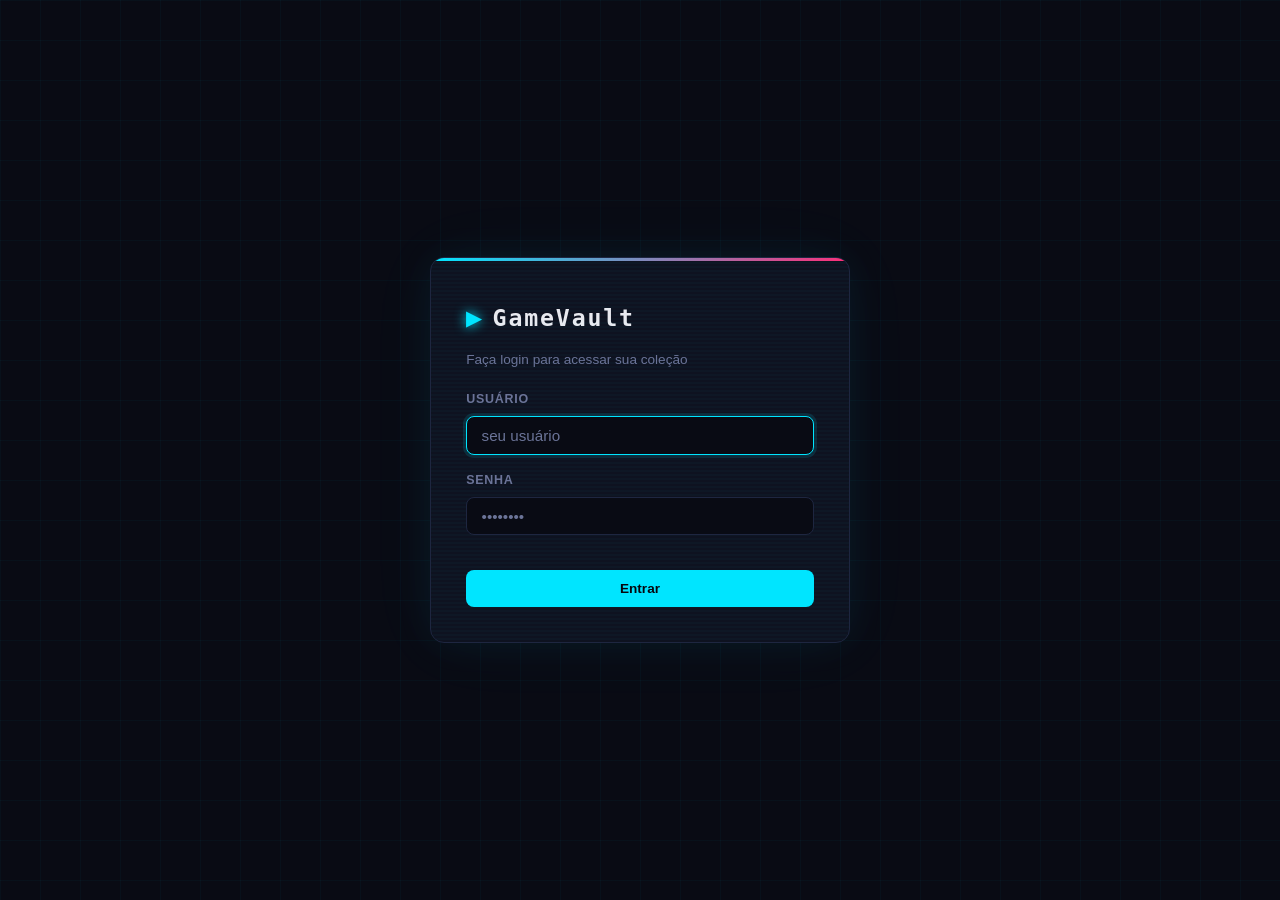
<file: index.html>
<!DOCTYPE html>
<html lang="pt-BR">
<head>
  <meta charset="UTF-8" />
  <meta name="viewport" content="width=device-width, initial-scale=1.0" />
  <title>GameVault — Cadastro de Jogos</title>
  <link rel="stylesheet" href="style.css" />
</head>
<body>


  <section id="tela-login">
    <div class="login-card">
      <div class="scanlines" aria-hidden="true"></div>
      <div class="login-card__inner">
        <div class="login-logo">
          <span class="logo-icon">▶</span>
          <h1 class="logo-title">GameVault</h1>
        </div>
        <p class="login-subtitle">Faça login para acessar sua coleção</p>

        <form id="form-login">
          <div class="form-group">
            <label for="input-usuario">Usuário</label>
            <input type="text" id="input-usuario" placeholder="seu usuário" autocomplete="username" />
          </div>

          <div class="form-group" style="margin-top: 1rem;">
            <label for="input-senha">Senha</label>
            <input type="password" id="input-senha" placeholder="••••••••" autocomplete="current-password" />
          </div>

          <p id="erro-login" class="mensagem-erro" aria-live="polite" style="margin-top:.6rem;"></p>

          <button type="submit" class="btn btn--primary btn--full" style="margin-top:.4rem;">Entrar</button>
        </form>
      </div>
    </div>
  </section>

  <section id="tela-lista" class="hidden">
    <header class="app-header">
      <div class="header-brand">
        <span class="logo-icon">▶</span>
        <span class="logo-title">GameVault</span>
      </div>
      <button id="btn-logout" class="btn btn--ghost">Sair</button>
    </header>

    <main class="app-main">
      <div class="add-panel">
        <h2 class="section-title">Adicionar jogo</h2>

        <form id="form-jogo">
          <div class="input-row">
          <input type="text" id="input-jogo" placeholder="Nome do jogo..." />
          <button id="btn-add-fim" type="button" class="btn btn--primary">+ No fim</button>
          <button id="btn-add-inicio" type="button" class="btn btn--secondary">+ No início</button>
        </div>
        <p id="erro-jogo" class="mensagem-erro" aria-live="polite"></p>
        </form>
      </div>

      <div class="list-panel">
        <h2 class="section-title">
          Minha coleção
          <span id="contador" class="badge">0</span>
        </h2>
        <ul id="lista-jogos"></ul>
      </div>
    </main>
  </section>

  <script src="script.js"></script>
</body>
</html>
</file>
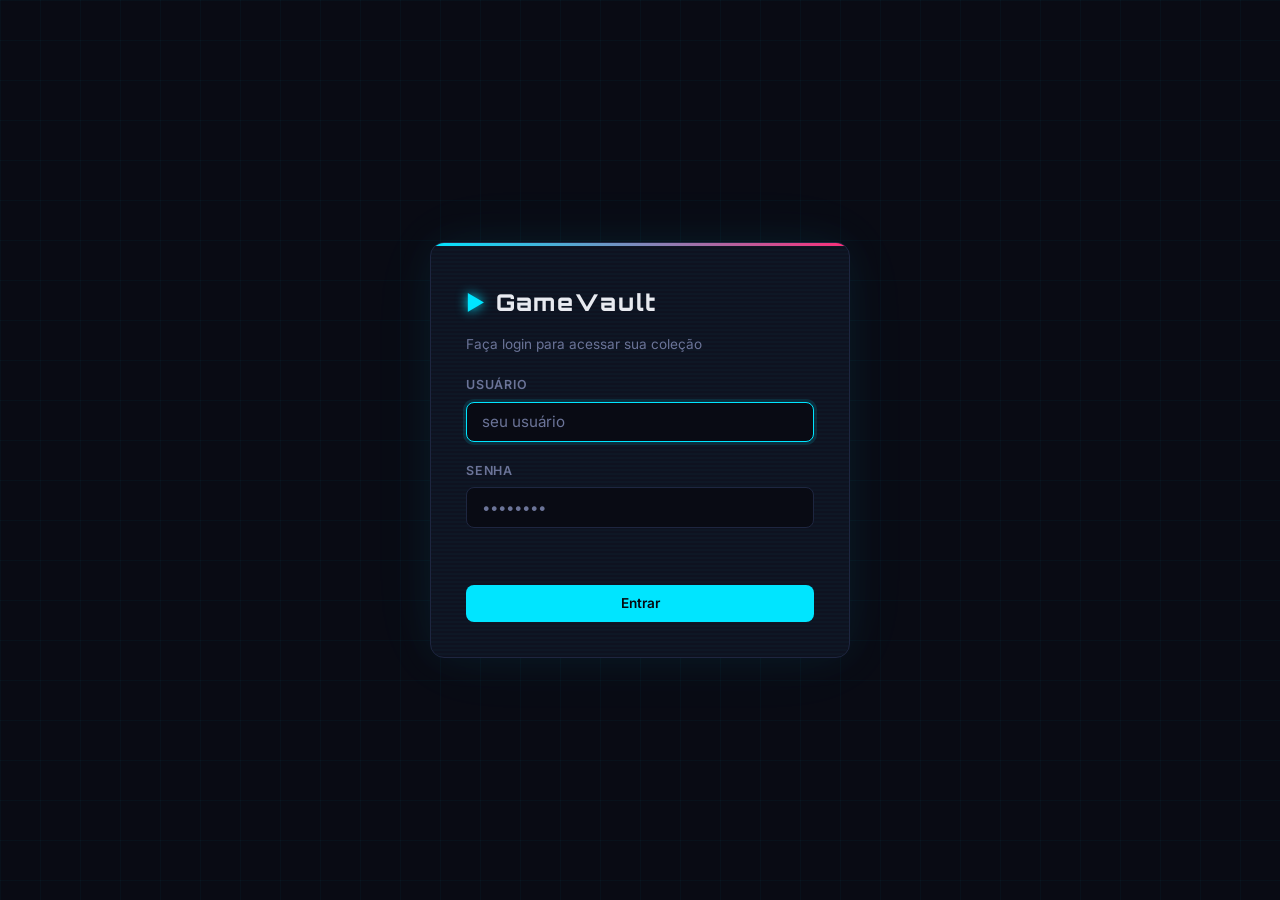
<file: Claude/index.html>
<!DOCTYPE html>
<html lang="pt-BR">
<head>
  <meta charset="UTF-8" />
  <meta name="viewport" content="width=device-width, initial-scale=1.0" />
  <title>GameVault — Cadastro de Jogos</title>
  <link rel="preconnect" href="https://fonts.googleapis.com" />
  <link rel="preconnect" href="https://fonts.gstatic.com" crossorigin />
  <link href="https://fonts.googleapis.com/css2?family=Orbitron:wght@400;600;800&family=Inter:wght@400;500;600&display=swap" rel="stylesheet" />
  <link rel="stylesheet" href="style.css" />
</head>
<body>

  <!-- ░░ TELA DE LOGIN ░░ -->
  <section id="tela-login">
    <div class="login-card">
      <div class="scanlines" aria-hidden="true"></div>
      <div class="login-card__inner">
        <div class="login-logo">
          <span class="logo-icon">▶</span>
          <h1 class="logo-title">GameVault</h1>
        </div>
        <p class="login-subtitle">Faça login para acessar sua coleção</p>

        <div class="form-group">
          <label for="input-usuario">Usuário</label>
          <input type="text" id="input-usuario" placeholder="seu usuário" autocomplete="username" />
        </div>

        <div class="form-group">
          <label for="input-senha">Senha</label>
          <input type="password" id="input-senha" placeholder="••••••••" autocomplete="current-password" />
        </div>

        <p id="erro-login" class="mensagem-erro" aria-live="polite"></p>

        <button id="btn-login" class="btn btn--primary btn--full">Entrar</button>
      </div>
    </div>
  </section>


  <section id="tela-lista" class="hidden">
    <header class="app-header">
      <div class="header-brand">
        <span class="logo-icon">▶</span>
        <span class="logo-title">GameVault</span>
      </div>
      <button id="btn-logout" class="btn btn--ghost">Sair</button>
    </header>

    <main class="app-main">
      <div class="add-panel">
        <h2 class="section-title">Adicionar jogo</h2>

        <div class="input-row">
          <input type="text" id="input-jogo" placeholder="Nome do jogo..." />
          <button id="btn-add-fim" class="btn btn--primary">+ No fim</button>
          <button id="btn-add-inicio" class="btn btn--secondary">+ No início</button>
        </div>
        <p id="erro-jogo" class="mensagem-erro" aria-live="polite"></p>
      </div>

      <div class="list-panel">
        <h2 class="section-title">
          Minha coleção
          <span id="contador" class="badge">0</span>
        </h2>
        <ul id="lista-jogos"></ul>
      </div>
    </main>
  </section>

  <script src="script.js"></script>
</body>
</html>
</file>
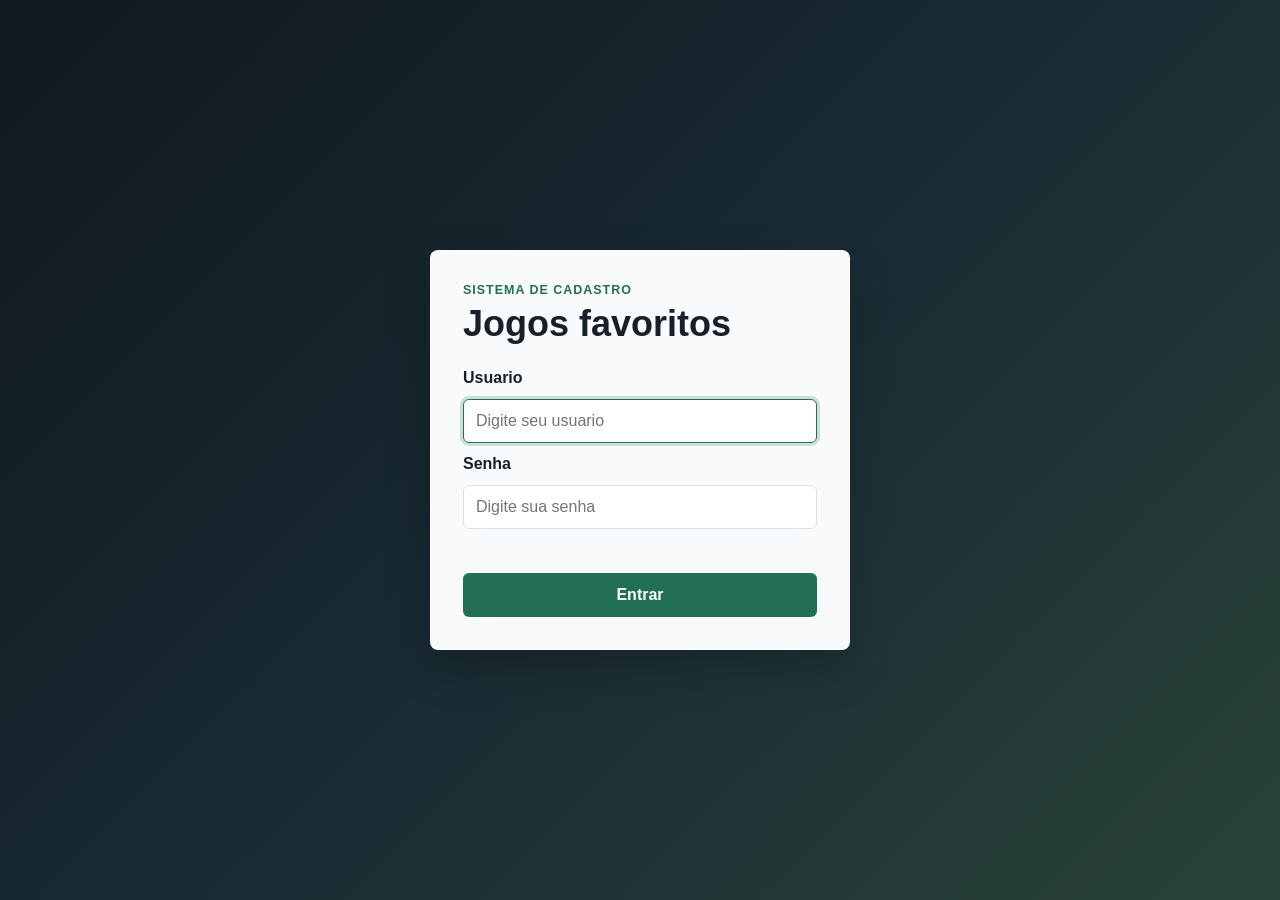
<file: Codex/index.html>
<!DOCTYPE html>
<html lang="pt-BR">
<head>
  <meta charset="UTF-8">
  <meta name="viewport" content="width=device-width, initial-scale=1.0">
  <title>Cadastro de Jogos Favoritos</title>
  <link rel="stylesheet" href="style.css">
</head>
<body>
  <main class="app">
    <section id="login-screen" class="panel login-panel">
      <div class="panel-header">
        <p class="eyebrow">Sistema de cadastro</p>
        <h1>Jogos favoritos</h1>
      </div>

      <form id="login-form" novalidate>
        <label for="username">Usuario</label>
        <input id="username" type="text" autocomplete="username" placeholder="Digite seu usuario">

        <label for="password">Senha</label>
        <input id="password" type="password" autocomplete="current-password" placeholder="Digite sua senha">

        <p id="login-message" class="message error" aria-live="polite"></p>

        <button type="submit">Entrar</button>
      </form>
    </section>

    <section id="games-screen" class="panel games-panel hidden">
      <div class="topbar">
        <div>
          <p class="eyebrow">Area logada</p>
          <h1>Cadastro de jogos favoritos</h1>
        </div>
        <button id="logout-button" class="secondary-button" type="button">Sair</button>
      </div>

      <form id="game-form" class="game-form" novalidate>
        <label for="game-input">Nome do jogo</label>
        <div class="input-actions">
          <input id="game-input" type="text" placeholder="Ex: Chrono Trigger">
          <button id="add-end-button" type="button">Adicionar no fim</button>
          <button id="add-start-button" class="secondary-button" type="button">Adicionar no inicio</button>
        </div>
        <p id="game-message" class="message error" aria-live="polite"></p>
      </form>

      <div class="list-header">
        <h2>Lista de jogos</h2>
        <span id="game-count">0 jogos</span>
      </div>

      <ul id="games-list" class="games-list"></ul>
    </section>
  </main>

  <script src="script.js"></script>
</body>
</html>
</file>
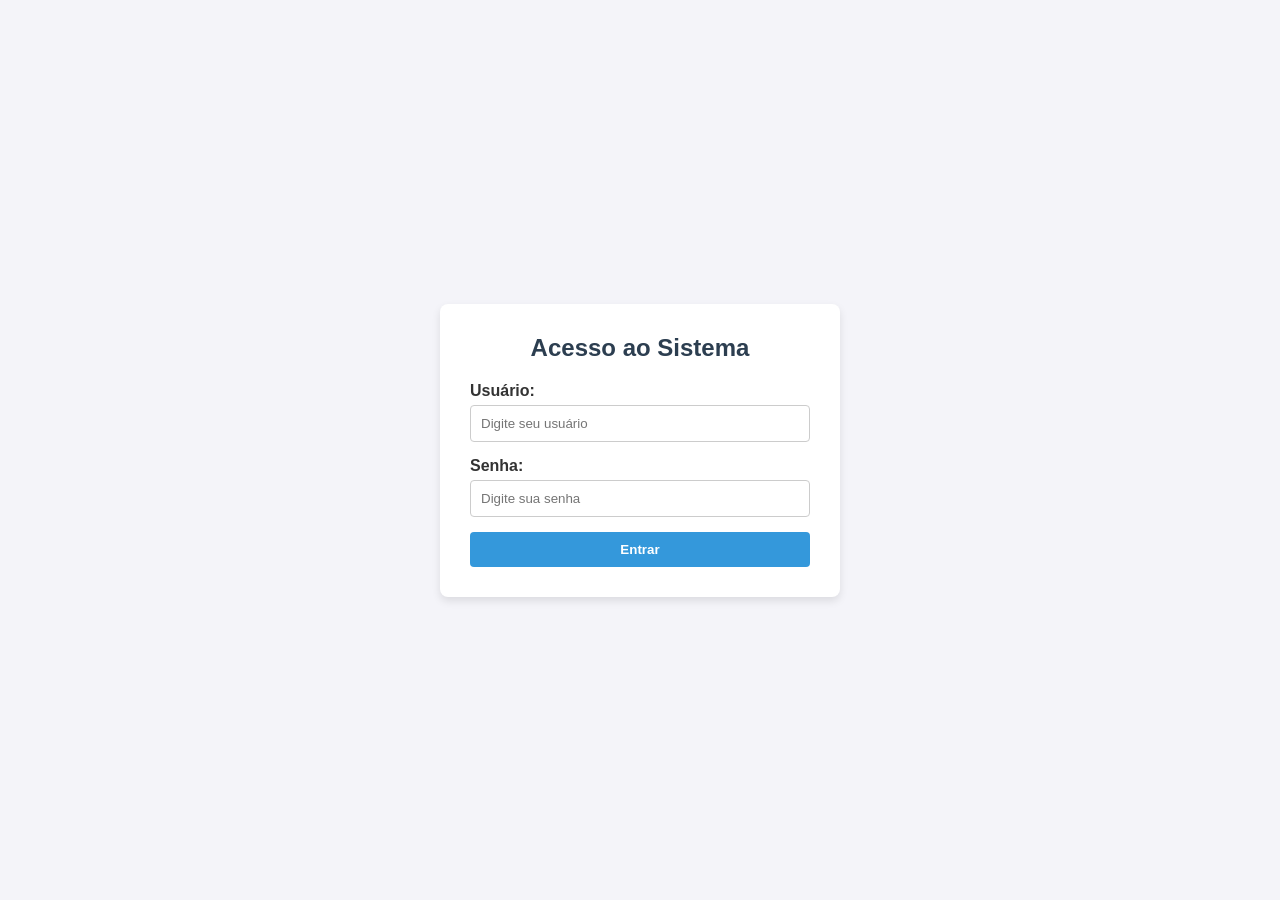
<file: Gemini/index.html>
<!DOCTYPE html>
<html lang="pt-BR">
<head>
    <meta charset="UTF-8">
    <meta name="viewport" content="width=device-width, initial-scale=1.0">
    <title>Meus Jogos Favoritos</title>
    <link rel="stylesheet" href="style.css">
</head>
<body>

    <main id="login-section" class="container">
        <h2>Acesso ao Sistema</h2>
        <div class="input-group">
            <label for="username">Usuário:</label>
            <input type="text" id="username" placeholder="Digite seu usuário">
        </div>
        <div class="input-group">
            <label for="password">Senha:</label>
            <input type="password" id="password" placeholder="Digite sua senha">
        </div>
        <div id="login-error" class="error-message hidden"></div>
        <button id="btn-login" class="primary-btn">Entrar</button>
    </main>

    <main id="app-section" class="container hidden">
        <h2>Meus Jogos Favoritos</h2>
        
        <div class="crud-controls">
            <input type="text" id="new-game" placeholder="Nome do novo jogo">
            <div class="action-buttons">
                <button id="btn-add-start" class="secondary-btn">Adicionar no Início</button>
                <button id="btn-add-end" class="primary-btn">Adicionar no Fim</button>
            </div>
        </div>
        <div id="app-error" class="error-message hidden"></div>

        <ul id="game-list">
            </ul>
    </main>

    <script src="script.js"></script>
</body>
</html>
</file>
<file: style.css>
:root {
  --bg:          #090b14;
  --surface:     #0e1220;
  --surface-2:   #141826;
  --border:      #1e2640;
  --cyan:        #00e5ff;
  --cyan-dim:    #00b8cc;
  --magenta:     #ff2d78;
  --text:        #e8eaf0;
  --text-muted:  #6b7498;
  --error:       #ff4d6d;
  --success:     #00e5ff;

  --font-display: monospace;
  --font-body:    sans-serif;

  --radius:   8px;
  --radius-lg: 14px;
  --shadow:   0 0 40px rgba(0, 229, 255, 0.06);
  --glow:     0 0 12px rgba(0, 229, 255, 0.45);
}


*, *::before, *::after { box-sizing: border-box; margin: 0; padding: 0; }

html { font-size: 16px; }

body {
  font-family: var(--font-body);
  background: var(--bg);
  color: var(--text);
  min-height: 100vh;
  line-height: 1.6;
}

/* subtle grid background */
body::before {
  content: '';
  position: fixed;
  inset: 0;
  background-image:
    linear-gradient(rgba(0,229,255,.03) 1px, transparent 1px),
    linear-gradient(90deg, rgba(0,229,255,.03) 1px, transparent 1px);
  background-size: 40px 40px;
  pointer-events: none;
  z-index: 0;
}

.hidden { display: none !important; }


h1, h2 { font-family: var(--font-display); letter-spacing: .04em; }


.btn {
  font-family: var(--font-body);
  font-weight: 600;
  font-size: .85rem;
  padding: .55rem 1.2rem;
  border-radius: var(--radius);
  border: none;
  cursor: pointer;
  transition: opacity .15s, box-shadow .2s, transform .1s;
  white-space: nowrap;
  line-height: 1.4;
}
.btn:active { transform: scale(.97); }

.btn--primary {
  background: var(--cyan);
  color: #06080f;
}
.btn--primary:hover { box-shadow: var(--glow); opacity: .92; }

.btn--secondary {
  background: transparent;
  color: var(--cyan);
  border: 1.5px solid var(--cyan);
}
.btn--secondary:hover { box-shadow: var(--glow); }

.btn--ghost {
  background: transparent;
  color: var(--text-muted);
  border: 1.5px solid var(--border);
}
.btn--ghost:hover { color: var(--text); border-color: var(--text-muted); }

.btn--danger {
  background: transparent;
  color: var(--magenta);
  border: 1.5px solid transparent;
  padding: .4rem .75rem;
  font-size: .8rem;
}
.btn--danger:hover { border-color: var(--magenta); box-shadow: 0 0 10px rgba(255,45,120,.3); }

.btn--edit {
  background: transparent;
  color: var(--text-muted);
  border: 1.5px solid transparent;
  padding: .4rem .75rem;
  font-size: .8rem;
}
.btn--edit:hover { color: var(--cyan); border-color: var(--border); }

.btn--full { width: 100%; }

.btn--save {
  background: var(--cyan);
  color: #06080f;
  padding: .35rem .9rem;
  font-size: .82rem;
}
.btn--cancel {
  background: transparent;
  color: var(--text-muted);
  border: 1.5px solid var(--border);
  padding: .35rem .9rem;
  font-size: .82rem;
}
.btn--cancel:hover { border-color: var(--text-muted); }


input[type="text"],
input[type="password"] {
  background: var(--bg);
  border: 1.5px solid var(--border);
  border-radius: var(--radius);
  color: var(--text);
  font-family: var(--font-body);
  font-size: .95rem;
  padding: .6rem .9rem;
  width: 100%;
  transition: border-color .2s, box-shadow .2s;
  outline: none;
}
input:focus {
  border-color: var(--cyan);
  box-shadow: 0 0 0 3px rgba(0,229,255,.12);
}
input::placeholder { color: var(--text-muted); }

.form-group { display: flex; flex-direction: column; gap: .4rem; }
.form-group label {
  font-size: .78rem;
  font-weight: 600;
  letter-spacing: .06em;
  text-transform: uppercase;
  color: var(--text-muted);
}


.mensagem-erro {
  font-size: .82rem;
  color: var(--error);
  min-height: 1.2rem;
  font-weight: 500;
}


#tela-login {
  position: relative;
  z-index: 1;
  display: flex;
  align-items: center;
  justify-content: center;
  min-height: 100vh;
  padding: 1.5rem;
}

.login-card {
  position: relative;
  background: var(--surface);
  border: 1.5px solid var(--border);
  border-radius: var(--radius-lg);
  width: 100%;
  max-width: 420px;
  overflow: hidden;
  box-shadow: var(--shadow), 0 0 80px rgba(0,229,255,.04);
}

/* CRT scanlines — the signature element */
.scanlines {
  position: absolute;
  inset: 0;
  background: repeating-linear-gradient(
    0deg,
    transparent,
    transparent 2px,
    rgba(0,229,255,.025) 2px,
    rgba(0,229,255,.025) 4px
  );
  pointer-events: none;
  z-index: 1;
  border-radius: var(--radius-lg);
}

/* top accent bar */
.login-card::before {
  content: '';
  display: block;
  height: 3px;
  background: linear-gradient(90deg, var(--cyan), var(--magenta));
}

.login-card__inner {
  position: relative;
  z-index: 2;
  padding: 2.4rem 2.2rem 2.2rem;
  display: flex;
  flex-direction: column;
  gap: 1.2rem;
}

.login-logo {
  display: flex;
  align-items: center;
  gap: .65rem;
}
.logo-icon {
  font-size: 1.3rem;
  color: var(--cyan);
  filter: drop-shadow(0 0 6px var(--cyan));
}
.logo-title {
  font-family: var(--font-display);
  font-size: 1.45rem;
  font-weight: 800;
  color: var(--text);
  letter-spacing: .08em;
}

.login-subtitle {
  font-size: .85rem;
  color: var(--text-muted);
  margin-top: -.4rem;
}


.app-header {
  position: sticky;
  top: 0;
  z-index: 10;
  display: flex;
  align-items: center;
  justify-content: space-between;
  padding: .85rem 2rem;
  background: rgba(9, 11, 20, .88);
  backdrop-filter: blur(10px);
  border-bottom: 1px solid var(--border);
}

.header-brand {
  display: flex;
  align-items: center;
  gap: .55rem;
}
.header-brand .logo-title { font-size: 1.1rem; }


.app-main {
  position: relative;
  z-index: 1;
  max-width: 760px;
  margin: 0 auto;
  padding: 2rem 1.5rem 4rem;
  display: flex;
  flex-direction: column;
  gap: 2.4rem;
}


.add-panel {
  background: var(--surface);
  border: 1.5px solid var(--border);
  border-radius: var(--radius-lg);
  padding: 1.6rem 1.8rem;
  display: flex;
  flex-direction: column;
  gap: .9rem;
}

.section-title {
  font-size: .9rem;
  font-weight: 600;
  letter-spacing: .1em;
  text-transform: uppercase;
  color: var(--text-muted);
  display: flex;
  align-items: center;
  gap: .7rem;
}

.badge {
  background: var(--surface-2);
  border: 1px solid var(--border);
  color: var(--cyan);
  font-family: var(--font-body);
  font-size: .72rem;
  font-weight: 700;
  letter-spacing: .04em;
  padding: .15rem .55rem;
  border-radius: 99px;
}

.input-row {
  display: flex;
  gap: .6rem;
  flex-wrap: wrap;
}
.input-row input { flex: 1 1 200px; }


.list-panel {
  display: flex;
  flex-direction: column;
  gap: 1rem;
}

#lista-jogos {
  list-style: none;
  display: flex;
  flex-direction: column;
  gap: .55rem;
}

/* list item */
.item-jogo {
  background: var(--surface);
  border: 1.5px solid var(--border);
  border-left: 3px solid var(--cyan);
  border-radius: var(--radius);
  padding: .8rem 1rem .8rem 1.2rem;
  display: flex;
  align-items: center;
  gap: .8rem;
  transition: border-color .2s, box-shadow .2s, background .2s;
  animation: slideIn .2s ease;
}

@keyframes slideIn {
  from { opacity: 0; transform: translateY(-6px); }
  to   { opacity: 1; transform: translateY(0); }
}

.item-jogo:hover {
  background: var(--surface-2);
  border-left-color: var(--magenta);
  box-shadow: -3px 0 14px rgba(255,45,120,.2);
}

.item-index {
  font-family: var(--font-display);
  font-size: .65rem;
  font-weight: 600;
  color: var(--text-muted);
  min-width: 1.6rem;
  letter-spacing: .04em;
}

.item-nome {
  flex: 1;
  font-size: .97rem;
  font-weight: 500;
  color: var(--text);
  overflow: hidden;
  text-overflow: ellipsis;
  white-space: nowrap;
}

.item-acoes {
  display: flex;
  gap: .2rem;
  flex-shrink: 0;
}


.item-jogo.editando { border-left-color: var(--cyan); background: var(--surface-2); }

.edit-row {
  display: flex;
  align-items: center;
  gap: .5rem;
  flex: 1;
}
.edit-row input {
  flex: 1;
  font-size: .92rem;
  padding: .35rem .7rem;
}


.empty-state {
  text-align: center;
  padding: 3rem 1rem;
  color: var(--text-muted);
  font-size: .88rem;
  border: 1.5px dashed var(--border);
  border-radius: var(--radius-lg);
}
.empty-state .empty-icon { font-size: 2.2rem; display: block; margin-bottom: .6rem; opacity: .4; }


@media (max-width: 520px) {
  .app-header { padding: .75rem 1rem; }
  .app-main   { padding: 1.2rem 1rem 3rem; }
  .add-panel  { padding: 1.2rem 1rem; }
  .input-row  { flex-direction: column; }
  .input-row .btn { width: 100%; }
}

@media (prefers-reduced-motion: reduce) {
  .item-jogo { animation: none; }
  .btn, input { transition: none; }
}
</file>
<file: Claude/style.css>
/* =============================================
   DESIGN TOKENS
   ============================================= */
:root {
  --bg:          #090b14;
  --surface:     #0e1220;
  --surface-2:   #141826;
  --border:      #1e2640;
  --cyan:        #00e5ff;
  --cyan-dim:    #00b8cc;
  --magenta:     #ff2d78;
  --text:        #e8eaf0;
  --text-muted:  #6b7498;
  --error:       #ff4d6d;
  --success:     #00e5ff;

  --font-display: 'Orbitron', monospace;
  --font-body:    'Inter', sans-serif;

  --radius:   8px;
  --radius-lg: 14px;
  --shadow:   0 0 40px rgba(0, 229, 255, 0.06);
  --glow:     0 0 12px rgba(0, 229, 255, 0.45);
}

/* =============================================
   RESET & BASE
   ============================================= */
*, *::before, *::after { box-sizing: border-box; margin: 0; padding: 0; }

html { font-size: 16px; }

body {
  font-family: var(--font-body);
  background: var(--bg);
  color: var(--text);
  min-height: 100vh;
  line-height: 1.6;
}

/* subtle grid background */
body::before {
  content: '';
  position: fixed;
  inset: 0;
  background-image:
    linear-gradient(rgba(0,229,255,.03) 1px, transparent 1px),
    linear-gradient(90deg, rgba(0,229,255,.03) 1px, transparent 1px);
  background-size: 40px 40px;
  pointer-events: none;
  z-index: 0;
}

.hidden { display: none !important; }

/* =============================================
   TYPOGRAPHY
   ============================================= */
h1, h2 { font-family: var(--font-display); letter-spacing: .04em; }

/* =============================================
   BUTTONS
   ============================================= */
.btn {
  font-family: var(--font-body);
  font-weight: 600;
  font-size: .85rem;
  padding: .55rem 1.2rem;
  border-radius: var(--radius);
  border: none;
  cursor: pointer;
  transition: opacity .15s, box-shadow .2s, transform .1s;
  white-space: nowrap;
  line-height: 1.4;
}
.btn:active { transform: scale(.97); }

.btn--primary {
  background: var(--cyan);
  color: #06080f;
}
.btn--primary:hover { box-shadow: var(--glow); opacity: .92; }

.btn--secondary {
  background: transparent;
  color: var(--cyan);
  border: 1.5px solid var(--cyan);
}
.btn--secondary:hover { box-shadow: var(--glow); }

.btn--ghost {
  background: transparent;
  color: var(--text-muted);
  border: 1.5px solid var(--border);
}
.btn--ghost:hover { color: var(--text); border-color: var(--text-muted); }

.btn--danger {
  background: transparent;
  color: var(--magenta);
  border: 1.5px solid transparent;
  padding: .4rem .75rem;
  font-size: .8rem;
}
.btn--danger:hover { border-color: var(--magenta); box-shadow: 0 0 10px rgba(255,45,120,.3); }

.btn--edit {
  background: transparent;
  color: var(--text-muted);
  border: 1.5px solid transparent;
  padding: .4rem .75rem;
  font-size: .8rem;
}
.btn--edit:hover { color: var(--cyan); border-color: var(--border); }

.btn--full { width: 100%; }

.btn--save {
  background: var(--cyan);
  color: #06080f;
  padding: .35rem .9rem;
  font-size: .82rem;
}
.btn--cancel {
  background: transparent;
  color: var(--text-muted);
  border: 1.5px solid var(--border);
  padding: .35rem .9rem;
  font-size: .82rem;
}
.btn--cancel:hover { border-color: var(--text-muted); }

/* =============================================
   FORM ELEMENTS
   ============================================= */
input[type="text"],
input[type="password"] {
  background: var(--bg);
  border: 1.5px solid var(--border);
  border-radius: var(--radius);
  color: var(--text);
  font-family: var(--font-body);
  font-size: .95rem;
  padding: .6rem .9rem;
  width: 100%;
  transition: border-color .2s, box-shadow .2s;
  outline: none;
}
input:focus {
  border-color: var(--cyan);
  box-shadow: 0 0 0 3px rgba(0,229,255,.12);
}
input::placeholder { color: var(--text-muted); }

.form-group { display: flex; flex-direction: column; gap: .4rem; }
.form-group label {
  font-size: .78rem;
  font-weight: 600;
  letter-spacing: .06em;
  text-transform: uppercase;
  color: var(--text-muted);
}

/* =============================================
   ERROR MESSAGES
   ============================================= */
.mensagem-erro {
  font-size: .82rem;
  color: var(--error);
  min-height: 1.2rem;
  font-weight: 500;
}

/* =============================================
   LOGIN SCREEN
   ============================================= */
#tela-login {
  position: relative;
  z-index: 1;
  display: flex;
  align-items: center;
  justify-content: center;
  min-height: 100vh;
  padding: 1.5rem;
}

.login-card {
  position: relative;
  background: var(--surface);
  border: 1.5px solid var(--border);
  border-radius: var(--radius-lg);
  width: 100%;
  max-width: 420px;
  overflow: hidden;
  box-shadow: var(--shadow), 0 0 80px rgba(0,229,255,.04);
}

/* CRT scanlines — the signature element */
.scanlines {
  position: absolute;
  inset: 0;
  background: repeating-linear-gradient(
    0deg,
    transparent,
    transparent 2px,
    rgba(0,229,255,.025) 2px,
    rgba(0,229,255,.025) 4px
  );
  pointer-events: none;
  z-index: 1;
  border-radius: var(--radius-lg);
}

/* top accent bar */
.login-card::before {
  content: '';
  display: block;
  height: 3px;
  background: linear-gradient(90deg, var(--cyan), var(--magenta));
}

.login-card__inner {
  position: relative;
  z-index: 2;
  padding: 2.4rem 2.2rem 2.2rem;
  display: flex;
  flex-direction: column;
  gap: 1.2rem;
}

.login-logo {
  display: flex;
  align-items: center;
  gap: .65rem;
}
.logo-icon {
  font-size: 1.3rem;
  color: var(--cyan);
  filter: drop-shadow(0 0 6px var(--cyan));
}
.logo-title {
  font-family: var(--font-display);
  font-size: 1.45rem;
  font-weight: 800;
  color: var(--text);
  letter-spacing: .08em;
}

.login-subtitle {
  font-size: .85rem;
  color: var(--text-muted);
  margin-top: -.4rem;
}

/* =============================================
   APP HEADER
   ============================================= */
.app-header {
  position: sticky;
  top: 0;
  z-index: 10;
  display: flex;
  align-items: center;
  justify-content: space-between;
  padding: .85rem 2rem;
  background: rgba(9, 11, 20, .88);
  backdrop-filter: blur(10px);
  border-bottom: 1px solid var(--border);
}

.header-brand {
  display: flex;
  align-items: center;
  gap: .55rem;
}
.header-brand .logo-title { font-size: 1.1rem; }

/* =============================================
   APP MAIN
   ============================================= */
.app-main {
  position: relative;
  z-index: 1;
  max-width: 760px;
  margin: 0 auto;
  padding: 2rem 1.5rem 4rem;
  display: flex;
  flex-direction: column;
  gap: 2.4rem;
}

/* =============================================
   ADD PANEL
   ============================================= */
.add-panel {
  background: var(--surface);
  border: 1.5px solid var(--border);
  border-radius: var(--radius-lg);
  padding: 1.6rem 1.8rem;
  display: flex;
  flex-direction: column;
  gap: .9rem;
}

.section-title {
  font-size: .9rem;
  font-weight: 600;
  letter-spacing: .1em;
  text-transform: uppercase;
  color: var(--text-muted);
  display: flex;
  align-items: center;
  gap: .7rem;
}

.badge {
  background: var(--surface-2);
  border: 1px solid var(--border);
  color: var(--cyan);
  font-family: var(--font-body);
  font-size: .72rem;
  font-weight: 700;
  letter-spacing: .04em;
  padding: .15rem .55rem;
  border-radius: 99px;
}

.input-row {
  display: flex;
  gap: .6rem;
  flex-wrap: wrap;
}
.input-row input { flex: 1 1 200px; }

/* =============================================
   GAME LIST
   ============================================= */
.list-panel {
  display: flex;
  flex-direction: column;
  gap: 1rem;
}

#lista-jogos {
  list-style: none;
  display: flex;
  flex-direction: column;
  gap: .55rem;
}

/* list item */
.item-jogo {
  background: var(--surface);
  border: 1.5px solid var(--border);
  border-left: 3px solid var(--cyan);
  border-radius: var(--radius);
  padding: .8rem 1rem .8rem 1.2rem;
  display: flex;
  align-items: center;
  gap: .8rem;
  transition: border-color .2s, box-shadow .2s, background .2s;
  animation: slideIn .2s ease;
}

@keyframes slideIn {
  from { opacity: 0; transform: translateY(-6px); }
  to   { opacity: 1; transform: translateY(0); }
}

.item-jogo:hover {
  background: var(--surface-2);
  border-left-color: var(--magenta);
  box-shadow: -3px 0 14px rgba(255,45,120,.2);
}

.item-index {
  font-family: var(--font-display);
  font-size: .65rem;
  font-weight: 600;
  color: var(--text-muted);
  min-width: 1.6rem;
  letter-spacing: .04em;
}

.item-nome {
  flex: 1;
  font-size: .97rem;
  font-weight: 500;
  color: var(--text);
  overflow: hidden;
  text-overflow: ellipsis;
  white-space: nowrap;
}

.item-acoes {
  display: flex;
  gap: .2rem;
  flex-shrink: 0;
}

/* inline edit mode */
.item-jogo.editando { border-left-color: var(--cyan); background: var(--surface-2); }

.edit-row {
  display: flex;
  align-items: center;
  gap: .5rem;
  flex: 1;
}
.edit-row input {
  flex: 1;
  font-size: .92rem;
  padding: .35rem .7rem;
}

/* =============================================
   EMPTY STATE
   ============================================= */
.empty-state {
  text-align: center;
  padding: 3rem 1rem;
  color: var(--text-muted);
  font-size: .88rem;
  border: 1.5px dashed var(--border);
  border-radius: var(--radius-lg);
}
.empty-state .empty-icon { font-size: 2.2rem; display: block; margin-bottom: .6rem; opacity: .4; }

/* =============================================
   RESPONSIVE
   ============================================= */
@media (max-width: 520px) {
  .app-header { padding: .75rem 1rem; }
  .app-main   { padding: 1.2rem 1rem 3rem; }
  .add-panel  { padding: 1.2rem 1rem; }
  .input-row  { flex-direction: column; }
  .input-row .btn { width: 100%; }
}

@media (prefers-reduced-motion: reduce) {
  .item-jogo { animation: none; }
  .btn, input { transition: none; }
}
</file>
<file: Codex/style.css>
:root {
  --bg: #101820;
  --panel: #f8fafc;
  --text: #17202a;
  --muted: #5f6b7a;
  --primary: #226f54;
  --primary-dark: #18513d;
  --accent: #d64545;
  --border: #d9e1e8;
  --row: #ffffff;
  --shadow: 0 18px 45px rgba(0, 0, 0, 0.22);
}

* {
  box-sizing: border-box;
}

body {
  margin: 0;
  min-height: 100vh;
  font-family: Arial, Helvetica, sans-serif;
  color: var(--text);
  background: linear-gradient(135deg, #101820 0%, #1a2c34 52%, #294338 100%);
}

.app {
  width: min(920px, calc(100% - 32px));
  min-height: 100vh;
  margin: 0 auto;
  display: flex;
  align-items: center;
  justify-content: center;
  padding: 32px 0;
}

.panel {
  width: 100%;
  background: var(--panel);
  border: 1px solid rgba(255, 255, 255, 0.18);
  border-radius: 8px;
  box-shadow: var(--shadow);
}

.login-panel {
  max-width: 420px;
  padding: 32px;
}

.games-panel {
  padding: 28px;
}

.hidden {
  display: none;
}

.panel-header,
.topbar,
.list-header {
  margin-bottom: 24px;
}

.topbar,
.list-header {
  display: flex;
  align-items: center;
  justify-content: space-between;
  gap: 16px;
}

.eyebrow {
  margin: 0 0 6px;
  color: var(--primary);
  font-size: 0.78rem;
  font-weight: 700;
  letter-spacing: 0.08em;
  text-transform: uppercase;
}

h1,
h2 {
  margin: 0;
  letter-spacing: 0;
}

h1 {
  font-size: clamp(1.7rem, 3vw, 2.25rem);
}

h2 {
  font-size: 1.25rem;
}

form {
  display: grid;
  gap: 12px;
}

label {
  font-weight: 700;
}

input {
  width: 100%;
  min-height: 44px;
  padding: 10px 12px;
  border: 1px solid var(--border);
  border-radius: 6px;
  font: inherit;
  color: var(--text);
  background: #fff;
}

input:focus {
  outline: 3px solid rgba(34, 111, 84, 0.2);
  border-color: var(--primary);
}

button {
  min-height: 44px;
  padding: 10px 16px;
  border: 0;
  border-radius: 6px;
  font: inherit;
  font-weight: 700;
  color: #fff;
  background: var(--primary);
  cursor: pointer;
}

button:hover {
  background: var(--primary-dark);
}

.secondary-button {
  color: var(--primary);
  background: #e7f1ed;
  border: 1px solid #b8d6ca;
}

.secondary-button:hover {
  background: #d6e8e0;
}

.danger-button {
  background: #b93c3c;
}

.danger-button:hover {
  background: #923030;
}

.message {
  min-height: 20px;
  margin: 0;
  font-size: 0.95rem;
  font-weight: 700;
}

.message:empty {
  visibility: hidden;
}

.error {
  color: var(--accent);
}

.game-form {
  padding: 18px;
  margin-bottom: 24px;
  border: 1px solid var(--border);
  border-radius: 8px;
  background: #eef5f3;
}

.input-actions {
  display: grid;
  grid-template-columns: minmax(180px, 1fr) auto auto;
  gap: 10px;
}

.list-header span {
  color: var(--muted);
  font-weight: 700;
}

.games-list {
  display: grid;
  gap: 10px;
  padding: 0;
  margin: 0;
  list-style: none;
}

.game-item {
  display: grid;
  grid-template-columns: 56px minmax(0, 1fr) auto auto;
  align-items: center;
  gap: 10px;
  min-height: 58px;
  padding: 10px;
  border: 1px solid var(--border);
  border-radius: 8px;
  background: var(--row);
}

.game-index {
  color: var(--muted);
  font-weight: 700;
}

.game-name {
  overflow-wrap: anywhere;
  font-weight: 700;
}

@media (max-width: 720px) {
  .app {
    align-items: flex-start;
  }

  .login-panel,
  .games-panel {
    padding: 22px;
  }

  .topbar,
  .list-header {
    align-items: flex-start;
    flex-direction: column;
  }

  .input-actions,
  .game-item {
    grid-template-columns: 1fr;
  }

  .game-index {
    font-size: 0.9rem;
  }
}
</file>
<file: Gemini/style.css>
/* Reset básico */
* {
    box-sizing: border-box;
    margin: 0;
    padding: 0;
    font-family: Arial, sans-serif;
}

body {
    background-color: #f4f4f9;
    color: #333;
    display: flex;
    justify-content: center;
    align-items: center;
    min-height: 100vh;
}

.container {
    background-color: #fff;
    padding: 30px;
    border-radius: 8px;
    box-shadow: 0 4px 8px rgba(0,0,0,0.1);
    width: 100%;
    max-width: 400px;
}

h2 {
    text-align: center;
    margin-bottom: 20px;
    color: #2c3e50;
}

.input-group {
    margin-bottom: 15px;
}

.input-group label {
    display: block;
    margin-bottom: 5px;
    font-weight: bold;
}

input[type="text"], 
input[type="password"] {
    width: 100%;
    padding: 10px;
    border: 1px solid #ccc;
    border-radius: 4px;
}

button {
    padding: 10px 15px;
    border: none;
    border-radius: 4px;
    cursor: pointer;
    font-weight: bold;
    transition: background 0.3s;
}

.primary-btn {
    background-color: #3498db;
    color: white;
    width: 100%;
}

.primary-btn:hover { background-color: #2980b9; }

.secondary-btn {
    background-color: #2ecc71;
    color: white;
    width: 100%;
}

.secondary-btn:hover { background-color: #27ae60; }

.error-message {
    color: #e74c3c;
    background-color: #fadbd8;
    padding: 10px;
    border-radius: 4px;
    margin-bottom: 15px;
    font-size: 0.9em;
    text-align: center;
}

/* Ocultar elementos */
.hidden {
    display: none !important;
}

/* Estilos do CRUD */
.crud-controls {
    margin-bottom: 20px;
}

.crud-controls input {
    margin-bottom: 10px;
}

.action-buttons {
    display: flex;
    gap: 10px;
}

#game-list {
    list-style: none;
}

#game-list li {
    background-color: #ecf0f1;
    padding: 10px;
    margin-bottom: 8px;
    border-radius: 4px;
    display: flex;
    justify-content: space-between;
    align-items: center;
}

.item-actions button {
    padding: 5px 10px;
    margin-left: 5px;
    font-size: 0.8em;
}

.btn-edit { background-color: #f39c12; color: white; }
.btn-edit:hover { background-color: #d35400; }

.btn-delete { background-color: #e74c3c; color: white; }
.btn-delete:hover { background-color: #c0392b; }
</file>
